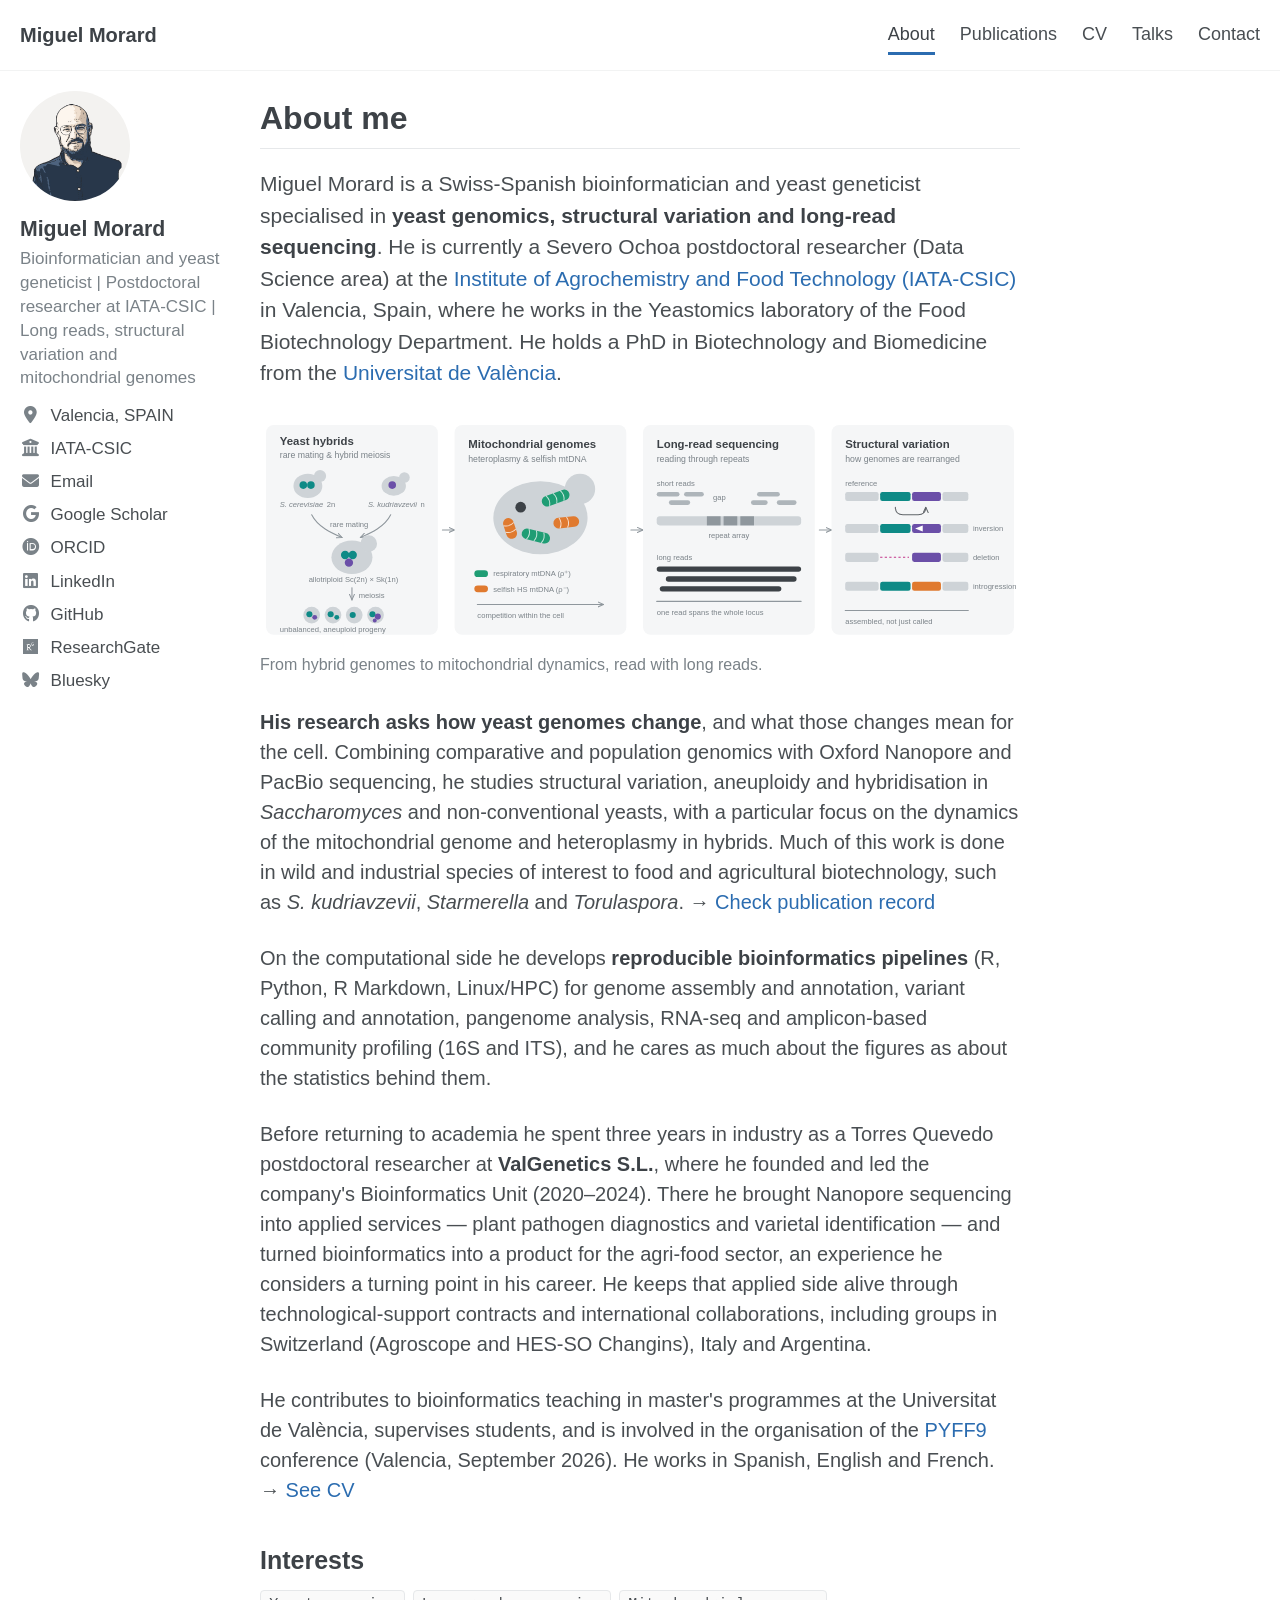
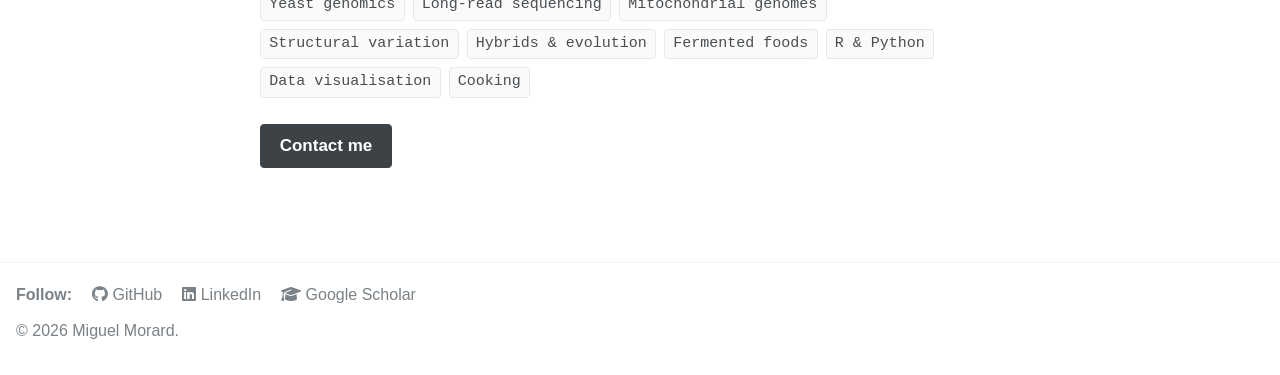
<file: index.html>
<!DOCTYPE html>
<html lang="en">
<head>
  <meta charset="utf-8">
  <meta name="viewport" content="width=device-width, initial-scale=1">
  <title>About me - Miguel Morard</title>
  <meta name="description" content="Miguel Morard - bioinformatician and yeast geneticist, postdoctoral researcher at IATA-CSIC (Valencia, Spain)">
  <meta property="og:title" content="About me">
  <meta property="og:description" content="Miguel Morard - bioinformatician and yeast geneticist, postdoctoral researcher at IATA-CSIC (Valencia, Spain)">
  <meta property="og:site_name" content="Miguel Morard">
  <link rel="icon" href="images/profile.svg">
  <link rel="stylesheet" href="https://cdnjs.cloudflare.com/ajax/libs/font-awesome/6.5.2/css/all.min.css">
  <link rel="stylesheet" href="assets/style.css">
</head>
<body>

<!-- ===== Masthead: site title + navigation. To add a page, add a <li> here on every page. ===== -->
<header class="masthead">
  <div class="masthead-inner">
    <a class="site-title" href="index.html">Miguel Morard</a>
    <button class="nav-toggle" aria-controls="site-nav" aria-expanded="false">
      <span class="bars"><span></span><span></span><span></span></span> Menu
    </button>
    <nav class="site-nav" id="site-nav">
      <ul>
        <li><a href="index.html" aria-current="page">About</a></li>
        <li><a href="publications.html">Publications</a></li>
        <li><a href="cv.html">CV</a></li>
        <li><a href="talks.html">Talks</a></li>
        <li><a href="contact.html">Contact</a></li>
      </ul>
    </nav>
  </div>
</header>

<div class="page">

   <!-- ===== Author sidebar. Edit photo, name, tagline and links here (same block on every page). ===== -->
  <aside class="sidebar">
    <div class="author-profile">
      <div class="author-avatar">
        <!-- Replace images/profile.svg with your photo, e.g. images/profile.jpg (square, ~400x400 px) -->
        <img src="images/profile.jpg" alt="Miguel Morard">
      </div>
      <div>
        <h3 class="author-name">Miguel Morard</h3>
        <p class="author-bio">Bioinformatician and yeast geneticist | Postdoctoral researcher at IATA-CSIC | Long reads, structural variation and mitochondrial genomes</p>
      </div>
      <button class="author-follow" aria-controls="author-links" aria-expanded="false">Follow</button>
      <ul class="author-links" id="author-links">
        <li><i class="fa-solid fa-location-dot"></i> Valencia, SPAIN</li>
        <li><i class="fa-solid fa-building-columns"></i> IATA-CSIC</li>
        <li><i class="fa-solid fa-envelope"></i> <a href="mailto:miguel.morard@iata.csic.es" class="todo">Email</a></li>
        <li><i class="fa-brands fa-google"></i> <a href="https://scholar.google.es/citations?user=_j3v1hMAAAAJ" target="_blank" rel="noopener">Google Scholar</a></li>
        <li><i class="fa-brands fa-orcid"></i> <a href="https://orcid.org/0000-0002-6213-6881" target="_blank" rel="noopener">ORCID</a></li>
        <li><i class="fa-brands fa-linkedin"></i> <a href="https://www.linkedin.com/in/miguel-morard" target="_blank" rel="noopener">LinkedIn</a></li>
        <li><i class="fa-brands fa-github"></i> <a href="https://github.com/miguelmorard" target="_blank" rel="noopener">GitHub</a></li>
        <li><i class="fa-brands fa-researchgate"></i> <a href="https://www.researchgate.net/profile/Miguel-Morard/research" target="_blank" rel="noopener">ResearchGate</a></li>
        <li><i class="fa-brands fa-bluesky"></i> <a href="https://bsky.app/profile/mmorard.bsky.social" target="_blank" rel="noopener">Bluesky</a></li>
        <!-- More examples (uncomment and edit the ones you use): 
        <li><i class="fa-brands fa-x-twitter"></i> <a href="https://x.com/..." target="_blank" rel="noopener">X</a></li>
        <li><i class="fa-solid fa-book"></i> <a href="https://pubmed.ncbi.nlm.nih.gov/?term=morard+m" target="_blank" rel="noopener">PubMed</a></li>
        -->
      </ul>
    </div>
  </aside>

  <!-- ===== Page content ===== -->
  <main class="page-content">
    <h1 class="page-title">About me</h1>

    <p class="lead">Miguel Morard is a Swiss-Spanish bioinformatician and yeast geneticist specialised in <strong>yeast genomics, structural variation and long-read sequencing</strong>. He is currently a Severo Ochoa postdoctoral researcher (Data Science area) at the <a href="https://www.iata.csic.es/" target="_blank" rel="noopener">Institute of Agrochemistry and Food Technology (IATA-CSIC)</a> in Valencia, Spain, where he works in the Yeastomics laboratory of the Food Biotechnology Department. He holds a PhD in Biotechnology and Biomedicine from the <a href="https://www.uv.es/" target="_blank" rel="noopener">Universitat de València</a>.</p>
    
    <figure class="figure">
      <!-- Optional photo strip, like the original site. Delete this block if you don't want it. -->
      <img src="images/research-scheme.svg" alt="Research overview: rare mating and hybrid meiosis, mitochondrial genomes, long-read sequencing and structural variation">
      <figcaption class="todo">From hybrid genomes to mitochondrial dynamics, read with long reads.</figcaption>
    </figure>
    
    
    <p><strong>His research asks how yeast genomes change</strong>, and what those changes mean for the cell. Combining comparative and population genomics with Oxford Nanopore and PacBio sequencing, he studies structural variation, aneuploidy and hybridisation in <em>Saccharomyces</em> and non-conventional yeasts, with a particular focus on the dynamics of the mitochondrial genome and heteroplasmy in hybrids. Much of this work is done in wild and industrial species of interest to food and agricultural biotechnology, such as <em>S. kudriavzevii</em>, <em>Starmerella</em> and <em>Torulaspora</em>. &rarr; <a href="publications.html">Check publication record</a></p>

    <p>On the computational side he develops <strong>reproducible bioinformatics pipelines</strong> (R, Python, R Markdown, Linux/HPC) for genome assembly and annotation, variant calling and annotation, pangenome analysis, RNA-seq and amplicon-based community profiling (16S and ITS), and he cares as much about the figures as about the statistics behind them.</p>

    <p>Before returning to academia he spent three years in industry as a Torres Quevedo postdoctoral researcher at <strong>ValGenetics S.L.</strong>, where he founded and led the company's Bioinformatics Unit (2020&ndash;2024). There he brought Nanopore sequencing into applied services &mdash; plant pathogen diagnostics and varietal identification &mdash; and turned bioinformatics into a product for the agri-food sector, an experience he considers a turning point in his career. He keeps that applied side alive through technological-support contracts and international collaborations, including groups in Switzerland (Agroscope and HES-SO Changins), Italy and Argentina.</p>

    <p>He contributes to bioinformatics teaching in master's programmes at the Universitat de València, supervises students, and is involved in the organisation of the <a href="https://yeastfungi.efbiotechnology.org/" target="_blank" rel="noopener">PYFF9</a> conference (Valencia, September 2026). He works in Spanish, English and French. &rarr; <a href="cv.html">See CV</a></p>

    <h2>Interests</h2>
    <ul class="tags">
      <li>Yeast genomics</li>
      <li>Long-read sequencing</li>
      <li>Mitochondrial genomes</li>
      <li>Structural variation</li>
      <li>Hybrids &amp; evolution</li>
      <li>Fermented foods</li>
      <li>R &amp; Python</li>
      <li>Data visualisation</li>
      <li>Cooking</li>
    </ul>

    <p><a class="btn btn-primary" href="contact.html">Contact me</a></p>
  </main>
</div>

<footer class="site-footer">
  <ul class="footer-follow">
    <li>Follow:</li>
    <li><a href="https://github.com/miguelmorard"><i class="fa-brands fa-github"></i> GitHub</a></li>
    <li><a href="https://www.linkedin.com/in/miguel-morard"><i class="fa-brands fa-linkedin"></i> LinkedIn</a></li>
    <li><a href="https://scholar.google.es/citations?user=_j3v1hMAAAAJ"><i class="fa-solid fa-graduation-cap"></i> Google Scholar</a></li>
  </ul>
  <p class="copyright">&copy; 2026 Miguel Morard.</p>
</footer>

<script src="assets/site.js"></script>
</body>
</html>
</file>
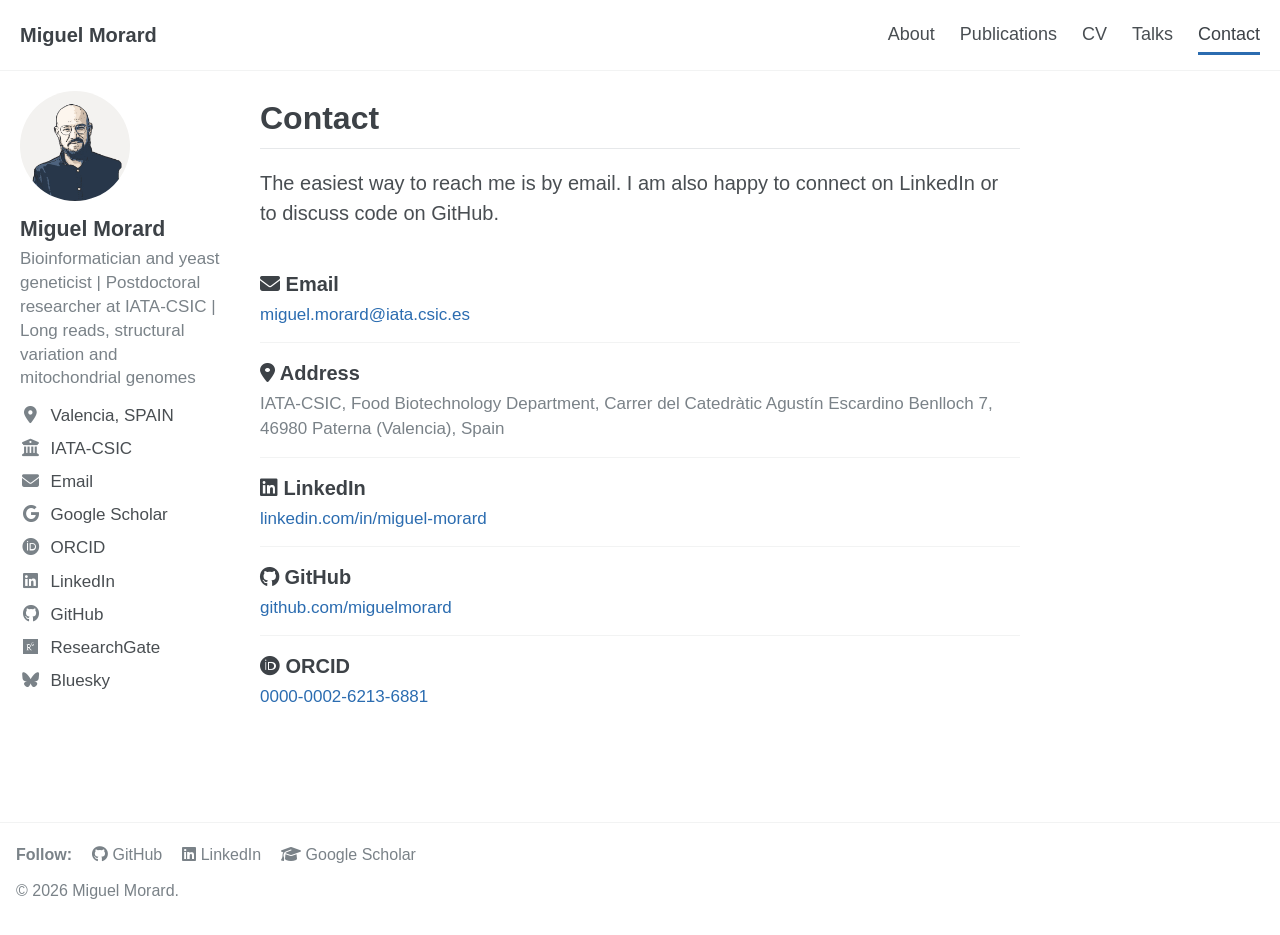
<file: contact.html>
<!DOCTYPE html>
<html lang="en">
<head>
  <meta charset="utf-8">
  <meta name="viewport" content="width=device-width, initial-scale=1">
  <title>Contact - Miguel Morard</title>
  <meta name="description" content="Contact Miguel Morard">
  <meta property="og:title" content="Contact">
  <meta property="og:description" content="Contact Miguel Morard">
  <meta property="og:site_name" content="Miguel Morard">
  <link rel="icon" href="images/profile.svg">
  <link rel="stylesheet" href="https://cdnjs.cloudflare.com/ajax/libs/font-awesome/6.5.2/css/all.min.css">
  <link rel="stylesheet" href="assets/style.css">
</head>
<body>

<!-- ===== Masthead: site title + navigation. To add a page, add a <li> here on every page. ===== -->
<header class="masthead">
  <div class="masthead-inner">
    <a class="site-title" href="index.html">Miguel Morard</a>
    <button class="nav-toggle" aria-controls="site-nav" aria-expanded="false">
      <span class="bars"><span></span><span></span><span></span></span> Menu
    </button>
    <nav class="site-nav" id="site-nav">
      <ul>
        <li><a href="index.html">About</a></li>
        <li><a href="publications.html">Publications</a></li>
        <li><a href="cv.html">CV</a></li>
        <li><a href="talks.html">Talks</a></li>
        <li><a href="contact.html" aria-current="page">Contact</a></li>
      </ul>
    </nav>
  </div>
</header>

<div class="page">

  <!-- ===== Author sidebar. Edit photo, name, tagline and links here (same block on every page). ===== -->
  <aside class="sidebar">
    <div class="author-profile">
      <div class="author-avatar">
        <!-- Replace images/profile.svg with your photo, e.g. images/profile.jpg (square, ~400x400 px) -->
        <img src="images/profile.jpg" alt="Miguel Morard">
      </div>
      <div>
        <h3 class="author-name">Miguel Morard</h3>
        <p class="author-bio">Bioinformatician and yeast geneticist | Postdoctoral researcher at IATA-CSIC | Long reads, structural variation and mitochondrial genomes</p>
      </div>
      <button class="author-follow" aria-controls="author-links" aria-expanded="false">Follow</button>
      <ul class="author-links" id="author-links">
        <li><i class="fa-solid fa-location-dot"></i> Valencia, SPAIN</li>
        <li><i class="fa-solid fa-building-columns"></i> IATA-CSIC</li>
        <li><i class="fa-solid fa-envelope"></i> <a href="mailto:miguel.morard@iata.csic.es" class="todo">Email</a></li>
        <li><i class="fa-brands fa-google"></i> <a href="https://scholar.google.es/citations?user=_j3v1hMAAAAJ" target="_blank" rel="noopener">Google Scholar</a></li>
        <li><i class="fa-brands fa-orcid"></i> <a href="https://orcid.org/0000-0002-6213-6881" target="_blank" rel="noopener">ORCID</a></li>
        <li><i class="fa-brands fa-linkedin"></i> <a href="https://www.linkedin.com/in/miguel-morard" target="_blank" rel="noopener">LinkedIn</a></li>
        <li><i class="fa-brands fa-github"></i> <a href="https://github.com/miguelmorard" target="_blank" rel="noopener">GitHub</a></li>
        <li><i class="fa-brands fa-researchgate"></i> <a href="https://www.researchgate.net/profile/Miguel-Morard/research" target="_blank" rel="noopener">ResearchGate</a></li>
        <li><i class="fa-brands fa-bluesky"></i> <a href="https://bsky.app/profile/mmorard.bsky.social" target="_blank" rel="noopener">Bluesky</a></li>
        <!-- More examples (uncomment and edit the ones you use): 
        <li><i class="fa-brands fa-x-twitter"></i> <a href="https://x.com/..." target="_blank" rel="noopener">X</a></li>
        <li><i class="fa-solid fa-book"></i> <a href="https://pubmed.ncbi.nlm.nih.gov/?term=morard+m" target="_blank" rel="noopener">PubMed</a></li>
        -->
      </ul>
    </div>
  </aside>

  <!-- ===== Page content ===== -->
  <main class="page-content">
    <h1 class="page-title">Contact</h1>

    <p>The easiest way to reach me is by email. I am also happy to connect on LinkedIn or to discuss code on GitHub.</p>

    <ul class="entries">
      <li><span class="entry-title"><i class="fa-solid fa-envelope"></i> Email</span><span class="entry-meta"><a href="mailto:miguel.morard@iata.csic.es" class="todo">miguel.morard@iata.csic.es</a></span></li>
      <li><span class="entry-title"><i class="fa-solid fa-location-dot"></i> Address</span><span class="entry-meta">IATA-CSIC, Food Biotechnology Department, Carrer del Catedràtic Agustín Escardino Benlloch 7, 46980 Paterna (Valencia), Spain</span></li>
      <li><span class="entry-title"><i class="fa-brands fa-linkedin"></i> LinkedIn</span><span class="entry-meta"><a href="https://www.linkedin.com/in/miguel-morard" target="_blank" rel="noopener">linkedin.com/in/miguel-morard</a></span></li>
      <li><span class="entry-title"><i class="fa-brands fa-github"></i> GitHub</span><span class="entry-meta"><a href="https://github.com/miguelmorard" target="_blank" rel="noopener">github.com/miguelmorard</a></span></li>
      <li><span class="entry-title"><i class="fa-brands fa-orcid"></i> ORCID</span><span class="entry-meta"><a href="https://orcid.org/0000-0002-6213-6881" target="_blank" rel="noopener">0000-0002-6213-6881</a></span></li>
    </ul>
  </main>
</div>

<footer class="site-footer">
  <ul class="footer-follow">
    <li>Follow:</li>
    <li><a href="https://github.com/miguelmorard"><i class="fa-brands fa-github"></i> GitHub</a></li>
    <li><a href="https://www.linkedin.com/in/miguel-morard"><i class="fa-brands fa-linkedin"></i> LinkedIn</a></li>
    <li><a href="https://scholar.google.es/citations?user=_j3v1hMAAAAJ"><i class="fa-solid fa-graduation-cap"></i> Google Scholar</a></li>
  </ul>
  <p class="copyright">&copy; 2026 Miguel Morard.</p>
</footer>

<script src="assets/site.js"></script>
</body>
</html>
</file>
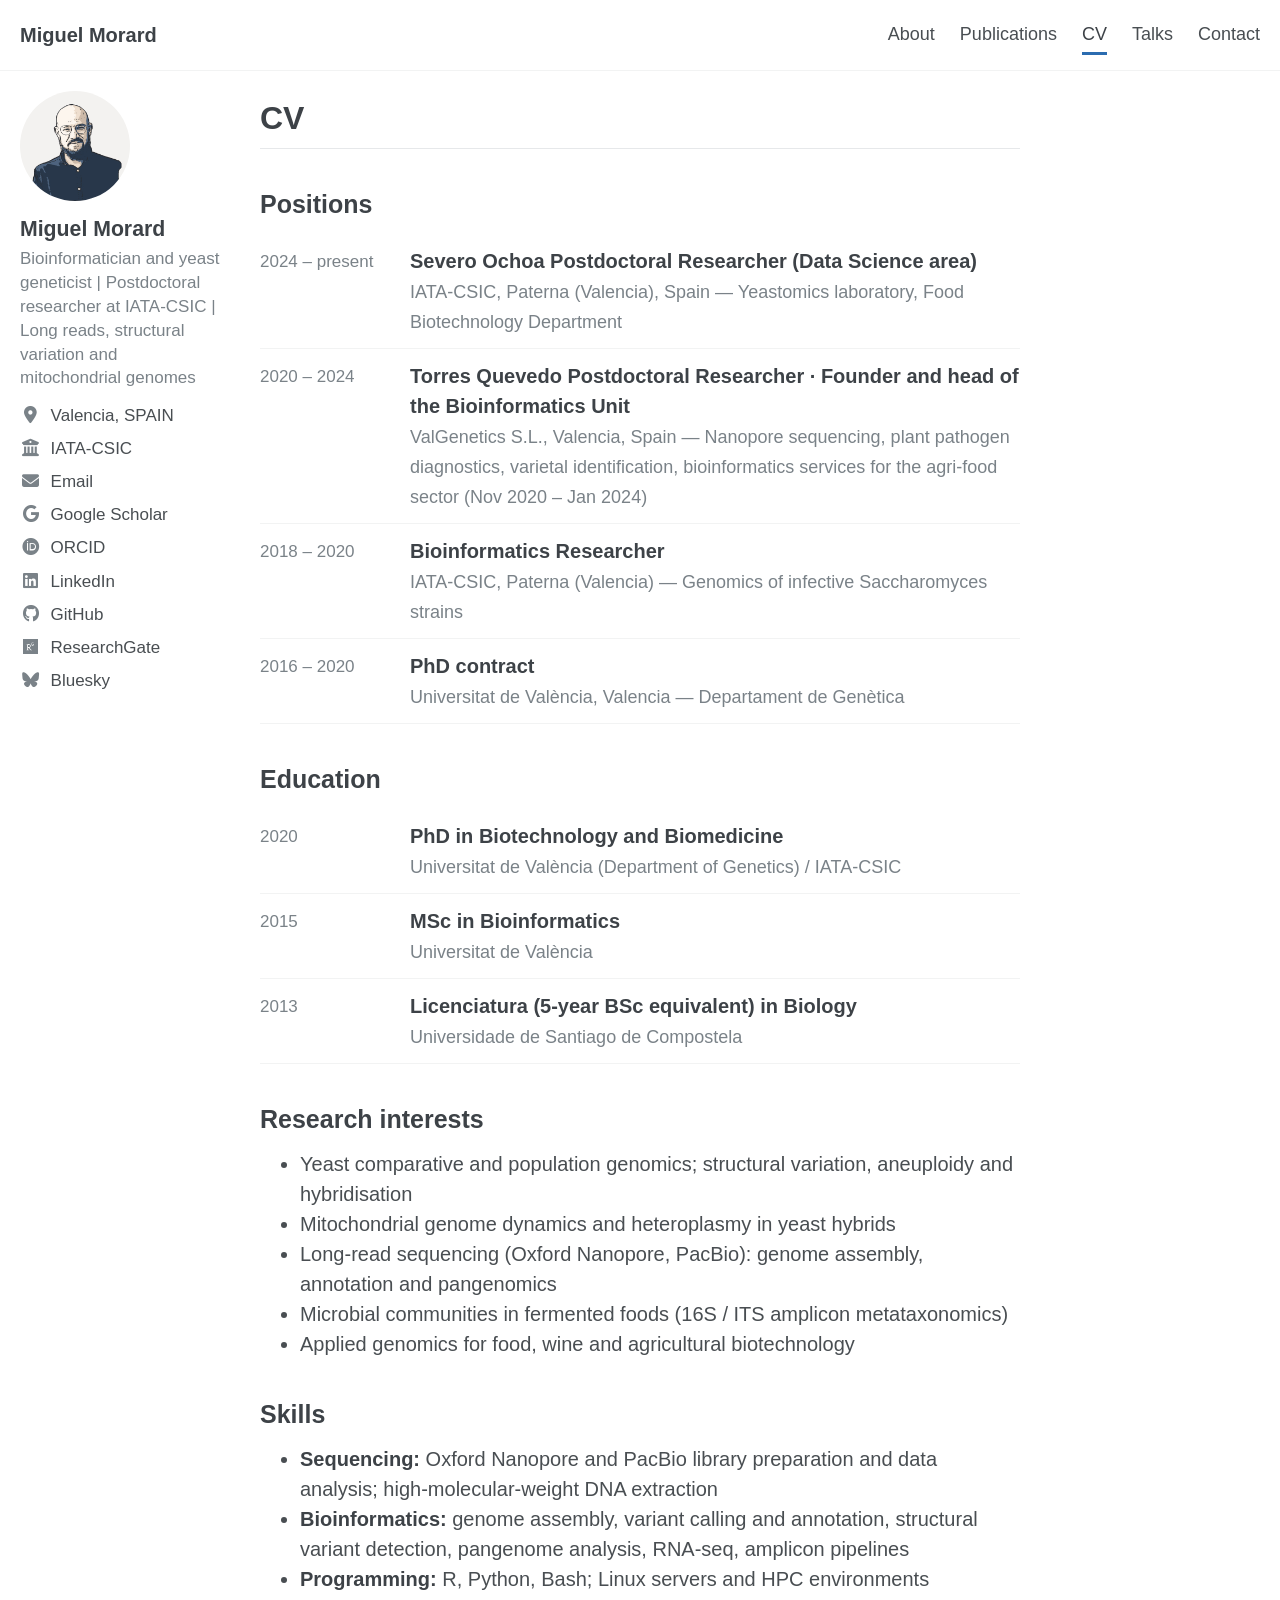
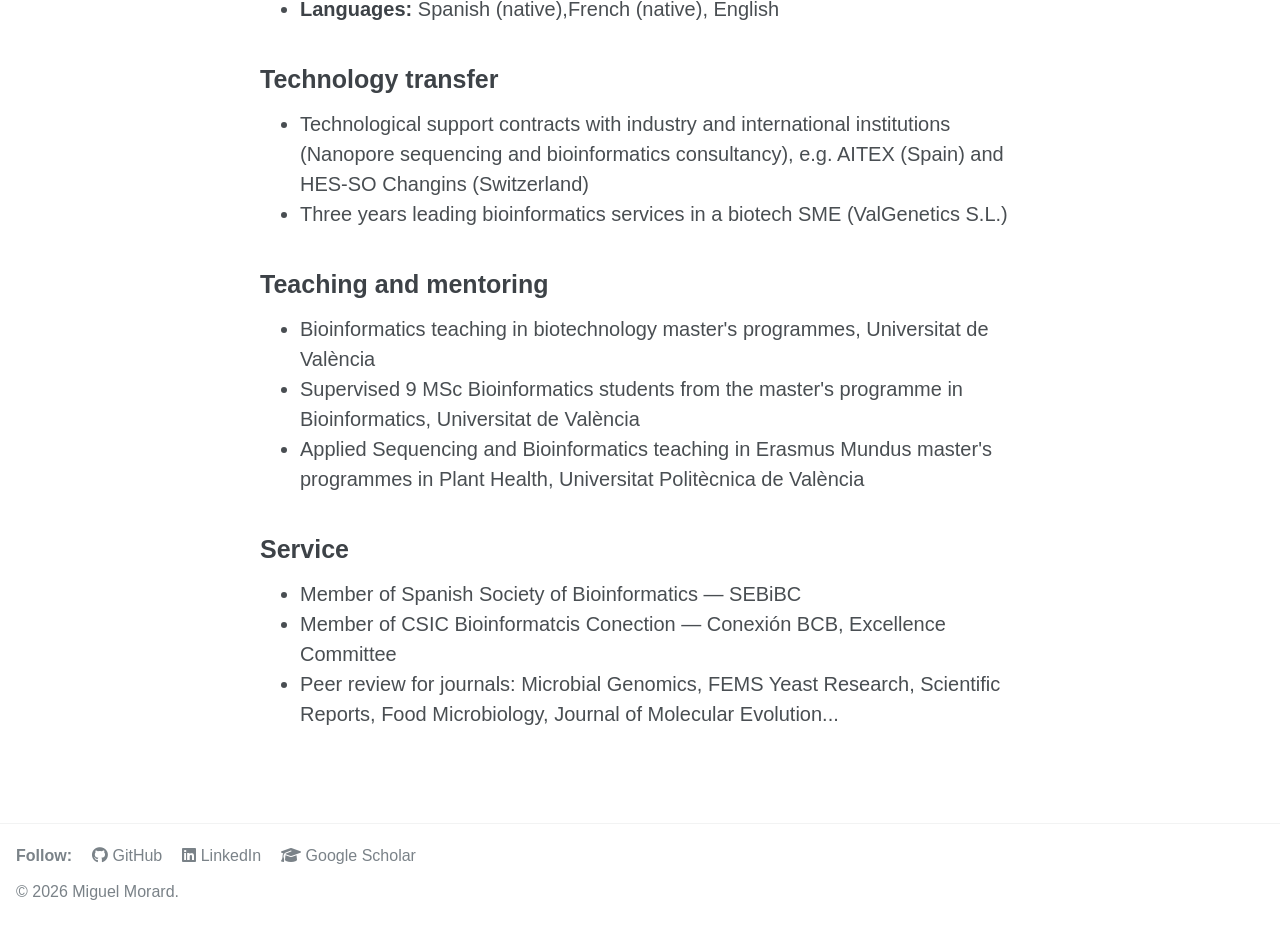
<file: cv.html>
<!DOCTYPE html>
<html lang="en">
<head>
  <meta charset="utf-8">
  <meta name="viewport" content="width=device-width, initial-scale=1">
  <title>CV - Miguel Morard</title>
  <meta name="description" content="Curriculum vitae of Miguel Morard">
  <meta property="og:title" content="CV">
  <meta property="og:description" content="Curriculum vitae of Miguel Morard">
  <meta property="og:site_name" content="Miguel Morard">
  <link rel="icon" href="images/profile.svg">
  <link rel="stylesheet" href="https://cdnjs.cloudflare.com/ajax/libs/font-awesome/6.5.2/css/all.min.css">
  <link rel="stylesheet" href="assets/style.css">
</head>
<body>

<!-- ===== Masthead: site title + navigation. To add a page, add a <li> here on every page. ===== -->
<header class="masthead">
  <div class="masthead-inner">
    <a class="site-title" href="index.html">Miguel Morard</a>
    <button class="nav-toggle" aria-controls="site-nav" aria-expanded="false">
      <span class="bars"><span></span><span></span><span></span></span> Menu
    </button>
    <nav class="site-nav" id="site-nav">
      <ul>
        <li><a href="index.html">About</a></li>
        <li><a href="publications.html">Publications</a></li>
        <li><a href="cv.html" aria-current="page">CV</a></li>
        <li><a href="talks.html">Talks</a></li>
        <li><a href="contact.html">Contact</a></li>
      </ul>
    </nav>
  </div>
</header>

<div class="page">

  <!-- ===== Author sidebar. Edit photo, name, tagline and links here (same block on every page). ===== -->
  <aside class="sidebar">
    <div class="author-profile">
      <div class="author-avatar">
        <!-- Replace images/profile.svg with your photo, e.g. images/profile.jpg (square, ~400x400 px) -->
        <img src="images/profile.jpg" alt="Miguel Morard">
      </div>
      <div>
        <h3 class="author-name">Miguel Morard</h3>
        <p class="author-bio">Bioinformatician and yeast geneticist | Postdoctoral researcher at IATA-CSIC | Long reads, structural variation and mitochondrial genomes</p>
      </div>
      <button class="author-follow" aria-controls="author-links" aria-expanded="false">Follow</button>
      <ul class="author-links" id="author-links">
        <li><i class="fa-solid fa-location-dot"></i> Valencia, SPAIN</li>
        <li><i class="fa-solid fa-building-columns"></i> IATA-CSIC</li>
        <li><i class="fa-solid fa-envelope"></i> <a href="mailto:miguel.morard@iata.csic.es" class="todo">Email</a></li>
        <li><i class="fa-brands fa-google"></i> <a href="https://scholar.google.es/citations?user=_j3v1hMAAAAJ" target="_blank" rel="noopener">Google Scholar</a></li>
        <li><i class="fa-brands fa-orcid"></i> <a href="https://orcid.org/0000-0002-6213-6881" target="_blank" rel="noopener">ORCID</a></li>
        <li><i class="fa-brands fa-linkedin"></i> <a href="https://www.linkedin.com/in/miguel-morard" target="_blank" rel="noopener">LinkedIn</a></li>
        <li><i class="fa-brands fa-github"></i> <a href="https://github.com/miguelmorard" target="_blank" rel="noopener">GitHub</a></li>
        <li><i class="fa-brands fa-researchgate"></i> <a href="https://www.researchgate.net/profile/Miguel-Morard/research" target="_blank" rel="noopener">ResearchGate</a></li>
        <li><i class="fa-brands fa-bluesky"></i> <a href="https://bsky.app/profile/mmorard.bsky.social" target="_blank" rel="noopener">Bluesky</a></li>
        <!-- More examples (uncomment and edit the ones you use): 
        <li><i class="fa-brands fa-x-twitter"></i> <a href="https://x.com/..." target="_blank" rel="noopener">X</a></li>
        <li><i class="fa-solid fa-book"></i> <a href="https://pubmed.ncbi.nlm.nih.gov/?term=morard+m" target="_blank" rel="noopener">PubMed</a></li>
        -->
      </ul>
    </div>
  </aside>

  <!-- ===== Page content ===== -->
  <main class="page-content">
    <h1 class="page-title">CV</h1>
    <!--
    <p><a class="btn" href="files/CV_Miguel_Morard.pdf"><i class="fa-solid fa-file-pdf"></i> Download full CV (PDF)</a> <span class="pub-note todo">&larr; add your PDF to a <code>files/</code> folder or remove this button</span></p>
    -->
    <h2>Positions</h2>
    <div class="cv-row">
      <div class="cv-date"><span class="todo">2024</span> &ndash; present</div>
      <div class="cv-main"><strong>Severo Ochoa Postdoctoral Researcher (Data Science area)</strong><span>IATA-CSIC, Paterna (Valencia), Spain &mdash; Yeastomics laboratory, Food Biotechnology Department</span></div>
    </div>
    <div class="cv-row">
      <div class="cv-date">2020 &ndash; 2024</div>
      <div class="cv-main"><strong>Torres Quevedo Postdoctoral Researcher &middot; Founder and head of the Bioinformatics Unit</strong><span>ValGenetics S.L., Valencia, Spain &mdash; Nanopore sequencing, plant pathogen diagnostics, varietal identification, bioinformatics services for the agri-food sector (Nov 2020 &ndash; Jan 2024)</span></div>
    </div>
    <div class="cv-row">
      <div class="cv-date"><span class="todo">2018 &ndash; 2020</span></div>
      <div class="cv-main"><strong class="todo">Bioinformatics Researcher</strong><span class="todo">IATA-CSIC, Paterna (Valencia) &mdash; Genomics of infective Saccharomyces strains</span></div>
    </div>
    <div class="cv-row">
      <div class="cv-date"><span class="todo">2016 &ndash; 2020</span></div>
      <div class="cv-main"><strong class="todo">PhD contract</strong><span class="todo">Universitat de València, Valencia &mdash; Departament de Genètica</span></div>
    </div>

    <h2>Education</h2>
    <div class="cv-row">
      <div class="cv-date"><span class="todo">2020</span></div>
      <div class="cv-main"><strong>PhD in Biotechnology and Biomedicine</strong><span>Universitat de València (Department of Genetics) / IATA-CSIC</span></div>
    </div>
    <div class="cv-row">
      <div class="cv-date"><span class="todo">2015</span></div>
      <div class="cv-main"><strong class="todo">MSc in Bioinformatics</strong><span class="todo">Universitat de València</span></div>
    </div>
    <div class="cv-row">
      <div class="cv-date"><span class="todo">2013</span></div>
      <div class="cv-main"><strong class="todo">Licenciatura (5-year BSc equivalent) in Biology</strong><span class="todo">Universidade de Santiago de Compostela</span></div>
    </div>

    <h2>Research interests</h2>
    <ul>
      <li>Yeast comparative and population genomics; structural variation, aneuploidy and hybridisation</li>
      <li>Mitochondrial genome dynamics and heteroplasmy in yeast hybrids</li>
      <li>Long-read sequencing (Oxford Nanopore, PacBio): genome assembly, annotation and pangenomics</li>
      <li>Microbial communities in fermented foods (16S / ITS amplicon metataxonomics)</li>
      <li>Applied genomics for food, wine and agricultural biotechnology</li>
    </ul>

    <h2>Skills</h2>
    <ul>
      <li><strong>Sequencing:</strong> Oxford Nanopore and PacBio library preparation and data analysis; high-molecular-weight DNA extraction</li>
      <li><strong>Bioinformatics:</strong> genome assembly, variant calling and annotation, structural variant detection, pangenome analysis, RNA-seq, amplicon pipelines</li>
      <li><strong>Programming:</strong> R, Python, Bash; Linux servers and HPC environments</li>
      <li><strong>Languages:</strong> Spanish (native),French (native), English </li>
    </ul>

    <h2>Technology transfer</h2>
    <ul>
      <li>Technological support contracts with industry and international institutions (Nanopore sequencing and bioinformatics consultancy), e.g. AITEX (Spain) and HES-SO Changins (Switzerland)</li>
      <li>Three years leading bioinformatics services in a biotech SME (ValGenetics S.L.)</li>
    </ul>

    <h2>Teaching and mentoring</h2>
    <ul>
      <li>Bioinformatics teaching in biotechnology master's programmes, Universitat de València</li>
      <li class="todo">Supervised 9 MSc Bioinformatics students from the master's programme in Bioinformatics, Universitat de València</li>
      <li>Applied Sequencing and Bioinformatics teaching in Erasmus Mundus master's programmes in Plant Health, Universitat Politècnica de València</li>
    </ul>

    <h2>Service</h2>
    <ul>
      <li>Member of Spanish Society of Bioinformatics &mdash; SEBiBC</li>
      <li>Member of CSIC Bioinformatcis Conection &mdash; Conexión BCB, Excellence Committee</li>
      <li class="todo">Peer review for journals: Microbial Genomics, FEMS Yeast Research, Scientific Reports, Food Microbiology, Journal of Molecular Evolution...</li>
    </ul>
  </main>
</div>

<footer class="site-footer">
  <ul class="footer-follow">
    <li>Follow:</li>
    <li><a href="https://github.com/miguelmorard"><i class="fa-brands fa-github"></i> GitHub</a></li>
    <li><a href="https://www.linkedin.com/in/miguel-morard"><i class="fa-brands fa-linkedin"></i> LinkedIn</a></li>
    <li><a href="https://scholar.google.es/citations?user=_j3v1hMAAAAJ"><i class="fa-solid fa-graduation-cap"></i> Google Scholar</a></li>
  </ul>
  <p class="copyright">&copy; 2026 Miguel Morard.</p>
</footer>

<script src="assets/site.js"></script>
</body>
</html>
</file>
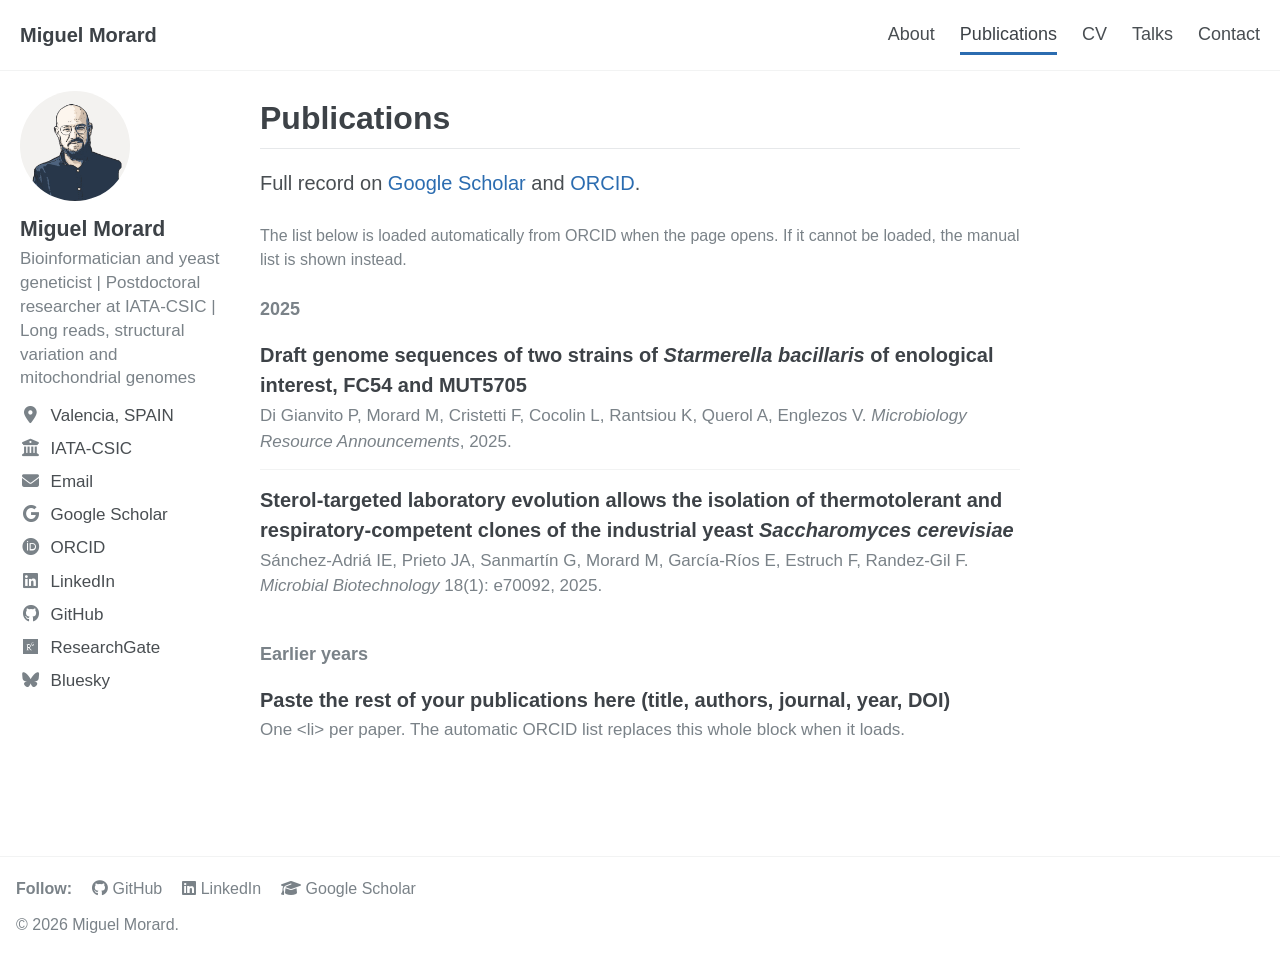
<file: publications.html>
<!DOCTYPE html>
<html lang="en">
<head>
  <meta charset="utf-8">
  <meta name="viewport" content="width=device-width, initial-scale=1">
  <title>Publications - Miguel Morard</title>
  <meta name="description" content="Publications of Miguel Morard">
  <meta property="og:title" content="Publications">
  <meta property="og:description" content="Publications of Miguel Morard">
  <meta property="og:site_name" content="Miguel Morard">
  <link rel="icon" href="images/profile.svg">
  <link rel="stylesheet" href="https://cdnjs.cloudflare.com/ajax/libs/font-awesome/6.5.2/css/all.min.css">
  <link rel="stylesheet" href="assets/style.css">
</head>
<body>

<!-- ===== Masthead: site title + navigation. To add a page, add a <li> here on every page. ===== -->
<header class="masthead">
  <div class="masthead-inner">
    <a class="site-title" href="index.html">Miguel Morard</a>
    <button class="nav-toggle" aria-controls="site-nav" aria-expanded="false">
      <span class="bars"><span></span><span></span><span></span></span> Menu
    </button>
    <nav class="site-nav" id="site-nav">
      <ul>
        <li><a href="index.html">About</a></li>
        <li><a href="publications.html" aria-current="page">Publications</a></li>
        <li><a href="cv.html">CV</a></li>
        <li><a href="talks.html">Talks</a></li>
        <li><a href="contact.html">Contact</a></li>
      </ul>
    </nav>
  </div>
</header>

<div class="page">

   <!-- ===== Author sidebar. Edit photo, name, tagline and links here (same block on every page). ===== -->
  <aside class="sidebar">
    <div class="author-profile">
      <div class="author-avatar">
        <!-- Replace images/profile.svg with your photo, e.g. images/profile.jpg (square, ~400x400 px) -->
        <img src="images/profile.jpg" alt="Miguel Morard">
      </div>
      <div>
        <h3 class="author-name">Miguel Morard</h3>
        <p class="author-bio">Bioinformatician and yeast geneticist | Postdoctoral researcher at IATA-CSIC | Long reads, structural variation and mitochondrial genomes</p>
      </div>
      <button class="author-follow" aria-controls="author-links" aria-expanded="false">Follow</button>
      <ul class="author-links" id="author-links">
        <li><i class="fa-solid fa-location-dot"></i> Valencia, SPAIN</li>
        <li><i class="fa-solid fa-building-columns"></i> IATA-CSIC</li>
        <li><i class="fa-solid fa-envelope"></i> <a href="mailto:miguel.morard@iata.csic.es" class="todo">Email</a></li>
        <li><i class="fa-brands fa-google"></i> <a href="https://scholar.google.es/citations?user=_j3v1hMAAAAJ" target="_blank" rel="noopener">Google Scholar</a></li>
        <li><i class="fa-brands fa-orcid"></i> <a href="https://orcid.org/0000-0002-6213-6881" target="_blank" rel="noopener">ORCID</a></li>
        <li><i class="fa-brands fa-linkedin"></i> <a href="https://www.linkedin.com/in/miguel-morard" target="_blank" rel="noopener">LinkedIn</a></li>
        <li><i class="fa-brands fa-github"></i> <a href="https://github.com/miguelmorard" target="_blank" rel="noopener">GitHub</a></li>
        <li><i class="fa-brands fa-researchgate"></i> <a href="https://www.researchgate.net/profile/Miguel-Morard/research" target="_blank" rel="noopener">ResearchGate</a></li>
        <li><i class="fa-brands fa-bluesky"></i> <a href="https://bsky.app/profile/mmorard.bsky.social" target="_blank" rel="noopener">Bluesky</a></li>
        <!-- More examples (uncomment and edit the ones you use): 
        <li><i class="fa-brands fa-x-twitter"></i> <a href="https://x.com/..." target="_blank" rel="noopener">X</a></li>
        <li><i class="fa-solid fa-book"></i> <a href="https://pubmed.ncbi.nlm.nih.gov/?term=morard+m" target="_blank" rel="noopener">PubMed</a></li>
        -->
      </ul>
    </div>
  </aside>

  <!-- ===== Page content ===== -->
  <main class="page-content">
    <h1 class="page-title">Publications</h1>

    <p>Full record on <a href="https://scholar.google.es/citations?user=_j3v1hMAAAAJ" target="_blank" rel="noopener">Google Scholar</a> and <a href="https://orcid.org/0000-0002-6213-6881" target="_blank" rel="noopener">ORCID</a>.</p>
    <p class="pub-note" id="pub-source">The list below is loaded automatically from ORCID when the page opens. If it cannot be loaded, the manual list is shown instead.</p>

    <!-- data-orcid drives the automatic list. Remove the attribute (or the script) to use only the manual list below. -->
    <div id="pub-list" data-orcid="0000-0002-6213-6881">

      <h2 class="pub-year">2025</h2>
      <ul class="entries">
        <li>
          <a class="entry-title" href="https://doi.org/10.1128/mra.01009-25" target="_blank" rel="noopener">Draft genome sequences of two strains of <em>Starmerella bacillaris</em> of enological interest, FC54 and MUT5705</a>
          <span class="entry-meta">Di Gianvito P, Morard M, Cristetti F, Cocolin L, Rantsiou K, Querol A, Englezos V. <em>Microbiology Resource Announcements</em>, 2025.</span>
        </li>
        <li>
          <a class="entry-title" href="https://doi.org/10.1111/1751-7915.70092" target="_blank" rel="noopener">Sterol-targeted laboratory evolution allows the isolation of thermotolerant and respiratory-competent clones of the industrial yeast <em>Saccharomyces cerevisiae</em></a>
          <span class="entry-meta">Sánchez-Adriá IE, Prieto JA, Sanmartín G, Morard M, García-Ríos E, Estruch F, Randez-Gil F. <em>Microbial Biotechnology</em> 18(1): e70092, 2025.</span>
        </li>
      </ul>

      <h2 class="pub-year"><span class="todo">Earlier years</span></h2>
      <ul class="entries">
        <li>
          <span class="entry-title todo">Paste the rest of your publications here (title, authors, journal, year, DOI)</span>
          <span class="entry-meta">One &lt;li&gt; per paper. The automatic ORCID list replaces this whole block when it loads.</span>
        </li>
      </ul>

    </div>
  </main>
</div>

<footer class="site-footer">
  <ul class="footer-follow">
    <li>Follow:</li>
    <li><a href="https://github.com/miguelmorard"><i class="fa-brands fa-github"></i> GitHub</a></li>
    <li><a href="https://www.linkedin.com/in/miguel-morard"><i class="fa-brands fa-linkedin"></i> LinkedIn</a></li>
    <li><a href="https://scholar.google.es/citations?user=_j3v1hMAAAAJ"><i class="fa-solid fa-graduation-cap"></i> Google Scholar</a></li>
  </ul>
  <p class="copyright">&copy; 2026 Miguel Morard.</p>
</footer>

<script src="assets/site.js"></script>
</body>
</html>
</file>
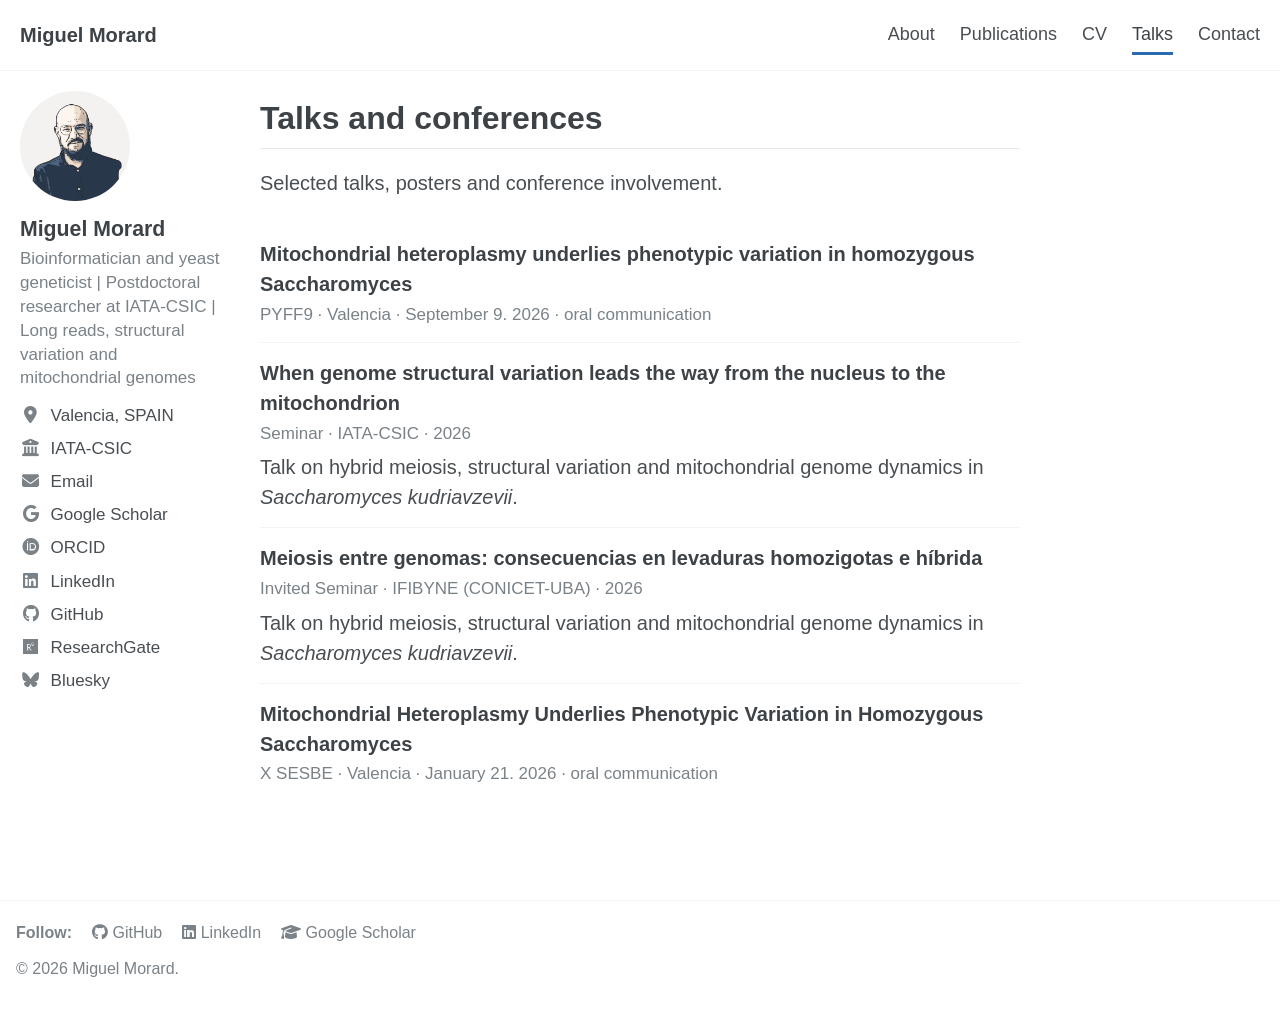
<file: talks.html>
<!DOCTYPE html>
<html lang="en">
<head>
  <meta charset="utf-8">
  <meta name="viewport" content="width=device-width, initial-scale=1">
  <title>Talks - Miguel Morard</title>
  <meta name="description" content="Talks and conferences of Miguel Morard">
  <meta property="og:title" content="Talks">
  <meta property="og:description" content="Talks and conferences of Miguel Morard">
  <meta property="og:site_name" content="Miguel Morard">
  <link rel="icon" href="images/profile.svg">
  <link rel="stylesheet" href="https://cdnjs.cloudflare.com/ajax/libs/font-awesome/6.5.2/css/all.min.css">
  <link rel="stylesheet" href="assets/style.css">
</head>
<body>

<!-- ===== Masthead: site title + navigation. To add a page, add a <li> here on every page. ===== -->
<header class="masthead">
  <div class="masthead-inner">
    <a class="site-title" href="index.html">Miguel Morard</a>
    <button class="nav-toggle" aria-controls="site-nav" aria-expanded="false">
      <span class="bars"><span></span><span></span><span></span></span> Menu
    </button>
    <nav class="site-nav" id="site-nav">
      <ul>
        <li><a href="index.html">About</a></li>
        <li><a href="publications.html">Publications</a></li>
        <li><a href="cv.html">CV</a></li>
        <li><a href="talks.html" aria-current="page">Talks</a></li>
        <li><a href="contact.html">Contact</a></li>
      </ul>
    </nav>
  </div>
</header>

<div class="page">

   <!-- ===== Author sidebar. Edit photo, name, tagline and links here (same block on every page). ===== -->
  <aside class="sidebar">
    <div class="author-profile">
      <div class="author-avatar">
        <!-- Replace images/profile.svg with your photo, e.g. images/profile.jpg (square, ~400x400 px) -->
        <img src="images/profile.jpg" alt="Miguel Morard">
      </div>
      <div>
        <h3 class="author-name">Miguel Morard</h3>
        <p class="author-bio">Bioinformatician and yeast geneticist | Postdoctoral researcher at IATA-CSIC | Long reads, structural variation and mitochondrial genomes</p>
      </div>
      <button class="author-follow" aria-controls="author-links" aria-expanded="false">Follow</button>
      <ul class="author-links" id="author-links">
        <li><i class="fa-solid fa-location-dot"></i> Valencia, SPAIN</li>
        <li><i class="fa-solid fa-building-columns"></i> IATA-CSIC</li>
        <li><i class="fa-solid fa-envelope"></i> <a href="mailto:miguel.morard@iata.csic.es" class="todo">Email</a></li>
        <li><i class="fa-brands fa-google"></i> <a href="https://scholar.google.es/citations?user=_j3v1hMAAAAJ" target="_blank" rel="noopener">Google Scholar</a></li>
        <li><i class="fa-brands fa-orcid"></i> <a href="https://orcid.org/0000-0002-6213-6881" target="_blank" rel="noopener">ORCID</a></li>
        <li><i class="fa-brands fa-linkedin"></i> <a href="https://www.linkedin.com/in/miguel-morard" target="_blank" rel="noopener">LinkedIn</a></li>
        <li><i class="fa-brands fa-github"></i> <a href="https://github.com/miguelmorard" target="_blank" rel="noopener">GitHub</a></li>
        <li><i class="fa-brands fa-researchgate"></i> <a href="https://www.researchgate.net/profile/Miguel-Morard/research" target="_blank" rel="noopener">ResearchGate</a></li>
        <li><i class="fa-brands fa-bluesky"></i> <a href="https://bsky.app/profile/mmorard.bsky.social" target="_blank" rel="noopener">Bluesky</a></li>
        <!-- More examples (uncomment and edit the ones you use): 
        <li><i class="fa-brands fa-x-twitter"></i> <a href="https://x.com/..." target="_blank" rel="noopener">X</a></li>
        <li><i class="fa-solid fa-book"></i> <a href="https://pubmed.ncbi.nlm.nih.gov/?term=morard+m" target="_blank" rel="noopener">PubMed</a></li>
        -->
      </ul>
    </div>
  </aside>

  <!-- ===== Page content ===== -->
  <main class="page-content">
    <h1 class="page-title">Talks and conferences</h1>

    <p>Selected talks, posters and conference involvement. 

    <ul class="entries">
      <li>
        <span class="entry-title">Mitochondrial heteroplasmy underlies phenotypic variation in homozygous Saccharomyces</span>
        <span class="entry-meta"><span class="todo">PYFF9 &middot; Valencia &middot; September 9. 2026 &middot; oral communication</span>
      </li>
      <li>
        <span class="entry-title">When genome structural variation leads the way from the nucleus to the mitochondrion</span>
        <span class="entry-meta"><span class="todo">Seminar &middot; IATA-CSIC &middot; 2026</span></span>
        <span class="entry-desc">Talk on hybrid meiosis, structural variation and mitochondrial genome dynamics in <em>Saccharomyces kudriavzevii</em>.</span>
      </li>
      <li>
        <span class="entry-title todo">Meiosis entre genomas: consecuencias en levaduras homozigotas e híbrida</span>
        <span class="entry-meta todo">Invited Seminar &middot; IFIBYNE (CONICET-UBA) &middot; 2026 </span>
        <span class="entry-desc">Talk on hybrid meiosis, structural variation and mitochondrial genome dynamics in <em>Saccharomyces kudriavzevii</em>.</span>
      </li>
      <li>
        <span class="entry-title">Mitochondrial Heteroplasmy Underlies Phenotypic Variation in Homozygous Saccharomyces</span>
        <span class="entry-meta"><span class="todo">X SESBE &middot; Valencia &middot; January 21. 2026 &middot; oral communication</span>
      </li>
    </ul>
  </main>
</div>

<footer class="site-footer">
  <ul class="footer-follow">
    <li>Follow:</li>
    <li><a href="https://github.com/miguelmorard"><i class="fa-brands fa-github"></i> GitHub</a></li>
    <li><a href="https://www.linkedin.com/in/miguel-morard"><i class="fa-brands fa-linkedin"></i> LinkedIn</a></li>
    <li><a href="https://scholar.google.es/citations?user=_j3v1hMAAAAJ"><i class="fa-solid fa-graduation-cap"></i> Google Scholar</a></li>
  </ul>
  <p class="copyright">&copy; 2026 Miguel Morard.</p>
</footer>

<script src="assets/site.js"></script>
</body>
</html>
</file>
<file: assets/style.css>
/* ==========================================================================
   Personal academic site — shared styles
   Look: white background, dark-grey text, left author sidebar, top nav.
   Edit the variables below to retune colours in one place.
   ========================================================================== */

:root {
  --text: #494e52;
  --text-light: #7a8288;
  --heading: #3d4247;
  --link: #2b6cb0;
  --link-hover: #1a4d80;
  --rule: #e6e8ea;
  --rule-soft: #f2f3f3;
  --bg: #ffffff;
  --code-bg: #fafafa;
  --font: -apple-system, BlinkMacSystemFont, "Segoe UI", Roboto, "Helvetica Neue", Arial, sans-serif;
  --mono: Monaco, Consolas, "Lucida Console", monospace;
  --sidebar-w: 200px;
  --content-w: 760px;
}

*, *::before, *::after { box-sizing: border-box; }

html { font-size: 16px; }
@media (min-width: 64em) { html { font-size: 18px; } }
@media (min-width: 80em) { html { font-size: 20px; } }

body {
  margin: 0;
  background: var(--bg);
  color: var(--text);
  font-family: var(--font);
  line-height: 1.5;
  -webkit-font-smoothing: antialiased;
}

a { color: var(--link); text-decoration: none; }
a:hover { color: var(--link-hover); text-decoration: underline; }
a:focus-visible { outline: 2px solid var(--link); outline-offset: 2px; }

h1, h2, h3, h4 { color: var(--heading); font-weight: 700; line-height: 1.2; margin: 1.6em 0 0.6em; }
h1 { font-size: 1.6em; }
h2 { font-size: 1.25em; }
h3 { font-size: 1.05em; }
p, ul, ol { margin: 0 0 1.3em; }
strong { color: var(--heading); }
em { font-style: italic; }
hr { border: 0; border-top: 1px solid var(--rule); margin: 2em 0; }
img { max-width: 100%; height: auto; }
blockquote {
  margin: 1.5em 0; padding-left: 1em;
  border-left: 0.25em solid var(--rule);
  color: var(--text-light); font-style: italic;
}

code {
  font-family: var(--mono);
  font-size: 0.8em;
  background: var(--code-bg);
  border: 1px solid var(--rule);
  border-radius: 4px;
  padding: 0.15em 0.4em;
}

/* --------------------------------------------------------------------------
   Masthead (site title + top navigation)
   -------------------------------------------------------------------------- */
.masthead {
  border-bottom: 1px solid var(--rule-soft);
  background: var(--bg);
}
.masthead-inner {
  max-width: 1280px;
  margin: 0 auto;
  padding: 0.75em 1em;
  display: flex;
  align-items: center;
  flex-wrap: wrap;
  gap: 0.5em 1.5em;
}
.site-title {
  font-weight: 700;
  color: var(--heading);
  font-size: 1em;
  margin-right: auto;
}
.site-title:hover { text-decoration: none; color: var(--link); }

.site-nav ul { list-style: none; margin: 0; padding: 0; display: flex; flex-wrap: wrap; gap: 0 1.25em; }
.site-nav a { color: var(--text); font-size: 0.9em; padding: 0.35em 0; display: inline-block; position: relative; }
.site-nav a:hover { color: var(--link); text-decoration: none; }
.site-nav a::after {
  content: ""; position: absolute; left: 0; bottom: 0;
  width: 100%; height: 3px; background: var(--link);
  transform: scaleX(0); transform-origin: left;
  transition: transform 0.2s ease;
}
.site-nav a:hover::after, .site-nav a[aria-current="page"]::after { transform: scaleX(1); }
.site-nav a[aria-current="page"] { color: var(--heading); }

.nav-toggle {
  display: none;
  background: none; border: 0; cursor: pointer;
  padding: 0.4em 0.6em; color: var(--text);
  font: inherit; font-size: 0.9em;
}
.nav-toggle .bars { display: inline-block; width: 1.2em; }
.nav-toggle .bars span { display: block; height: 2px; background: currentColor; margin: 4px 0; }

@media (max-width: 47.99em) {
  .nav-toggle { display: inline-flex; align-items: center; gap: 0.5em; }
  .site-nav { display: none; width: 100%; }
  .site-nav.is-open { display: block; }
  .site-nav ul { flex-direction: column; gap: 0.25em; padding-top: 0.5em; border-top: 1px solid var(--rule-soft); }
  .site-nav a::after { display: none; }
}

/* --------------------------------------------------------------------------
   Page layout: sidebar + main content
   -------------------------------------------------------------------------- */
.page {
  max-width: 1280px;
  margin: 0 auto;
  padding: 1em;
}
@media (min-width: 64em) {
  .page {
    display: grid;
    grid-template-columns: var(--sidebar-w) minmax(0, var(--content-w));
    gap: 2em;
    align-items: start;
  }
}

.sidebar { font-size: 0.85em; }
@media (min-width: 64em) {
  .sidebar { position: sticky; top: 1em; }
}

/* Author profile */
.author-avatar img,
.author-avatar svg {
  width: 110px; height: 110px;
  border-radius: 50%;
  display: block;
}
.author-name { margin: 0.75em 0 0.25em; font-size: 1.25em; font-weight: 700; color: var(--heading); }
.author-bio { margin: 0 0 0.75em; color: var(--text-light); line-height: 1.4; }

.author-follow {
  display: none;
  width: 100%;
  padding: 0.45em 1em;
  margin: 0.5em 0 0.75em;
  background: none; border: 1px solid var(--rule); border-radius: 4px;
  color: var(--text); font: inherit; cursor: pointer;
}
.author-follow:hover { border-color: var(--text-light); }

.author-links { list-style: none; margin: 0; padding: 0; }
.author-links li { margin: 0 0 0.45em; display: flex; align-items: baseline; gap: 0.55em; color: var(--text); }
.author-links i { width: 1.25em; text-align: center; color: var(--text-light); flex: none; }
.author-links a { color: var(--text); }
.author-links a:hover { color: var(--link); }

@media (max-width: 63.99em) {
  .author-profile { display: grid; grid-template-columns: 90px 1fr; column-gap: 1em; align-items: center; }
  .author-avatar img, .author-avatar svg { width: 90px; height: 90px; }
  .author-name { margin-top: 0; }
  .author-follow { display: block; grid-column: 1 / -1; }
  .author-links { display: none; grid-column: 1 / -1; }
  .author-links.is-open { display: block; }
}

/* Main content */
.page-content { min-width: 0; }
.page-title {
  margin-top: 0.25em;
  padding-bottom: 0.35em;
  border-bottom: 1px solid var(--rule);
}
.page-content > .lead { font-size: 1.05em; }
.figure { margin: 1.5em 0; }
.figure img { display: block; border-radius: 4px; }
.figure figcaption { font-size: 0.8em; color: var(--text-light); margin-top: 0.4em; }

/* Tag strip (e.g. "Interests") */
.tags { display: flex; flex-wrap: wrap; gap: 0.4em; margin: 0 0 1.3em; padding: 0; list-style: none; }
.tags li { font-family: var(--mono); font-size: 0.75em; background: var(--code-bg); border: 1px solid var(--rule); border-radius: 4px; padding: 0.2em 0.55em; }

/* Buttons */
.btn {
  display: inline-block;
  padding: 0.5em 1.1em;
  border: 1px solid var(--heading);
  border-radius: 4px;
  color: var(--heading);
  font-size: 0.85em; font-weight: 600;
  text-decoration: none;
}
.btn:hover { background: var(--heading); color: #fff; text-decoration: none; }
.btn-primary { background: var(--heading); color: #fff; }
.btn-primary:hover { background: var(--link); border-color: var(--link); }

/* Lists used on CV / talks / publications */
.entries { list-style: none; margin: 0 0 1.5em; padding: 0; }
.entries li { padding: 0.75em 0; border-bottom: 1px solid var(--rule-soft); }
.entries li:last-child { border-bottom: 0; }
.entry-title { display: block; font-weight: 600; color: var(--heading); }
.entry-meta { display: block; color: var(--text-light); font-size: 0.85em; margin-top: 0.15em; }
.entry-desc { display: block; margin-top: 0.3em; }

.cv-row { display: grid; grid-template-columns: 6.5em 1fr; gap: 1em; padding: 0.6em 0; border-bottom: 1px solid var(--rule-soft); }
.cv-row:last-child { border-bottom: 0; }
.cv-date { color: var(--text-light); font-size: 0.85em; padding-top: 0.15em; }
.cv-main strong { display: block; }
.cv-main span { color: var(--text-light); font-size: 0.9em; }
@media (max-width: 39.99em) { .cv-row { grid-template-columns: 1fr; gap: 0.15em; } }

.pub-year { margin: 1.5em 0 0.25em; color: var(--text-light); font-size: 0.9em; font-weight: 600; }
.pub-note { color: var(--text-light); font-size: 0.8em; }

/* Editable placeholders — remove the class once you have filled them in 
.todo { background: #fff7d6; border-bottom: 1px dashed #d9b64a; padding: 0 0.15em; }
*/
/* --------------------------------------------------------------------------
   Footer
   -------------------------------------------------------------------------- */
.site-footer {
  max-width: 1280px;
  margin: 3em auto 0;
  padding: 1.25em 1em 2em;
  border-top: 1px solid var(--rule-soft);
  color: var(--text-light);
  font-size: 0.8em;
}
.footer-follow { list-style: none; margin: 0 0 0.75em; padding: 0; display: flex; flex-wrap: wrap; gap: 0 1.25em; }
.footer-follow li:first-child { font-weight: 700; }
.footer-follow a { color: var(--text-light); }
.footer-follow a:hover { color: var(--link); }
.site-footer .copyright { margin: 0; }

@media (prefers-reduced-motion: reduce) {
  .site-nav a::after { transition: none; }
}
</file>
